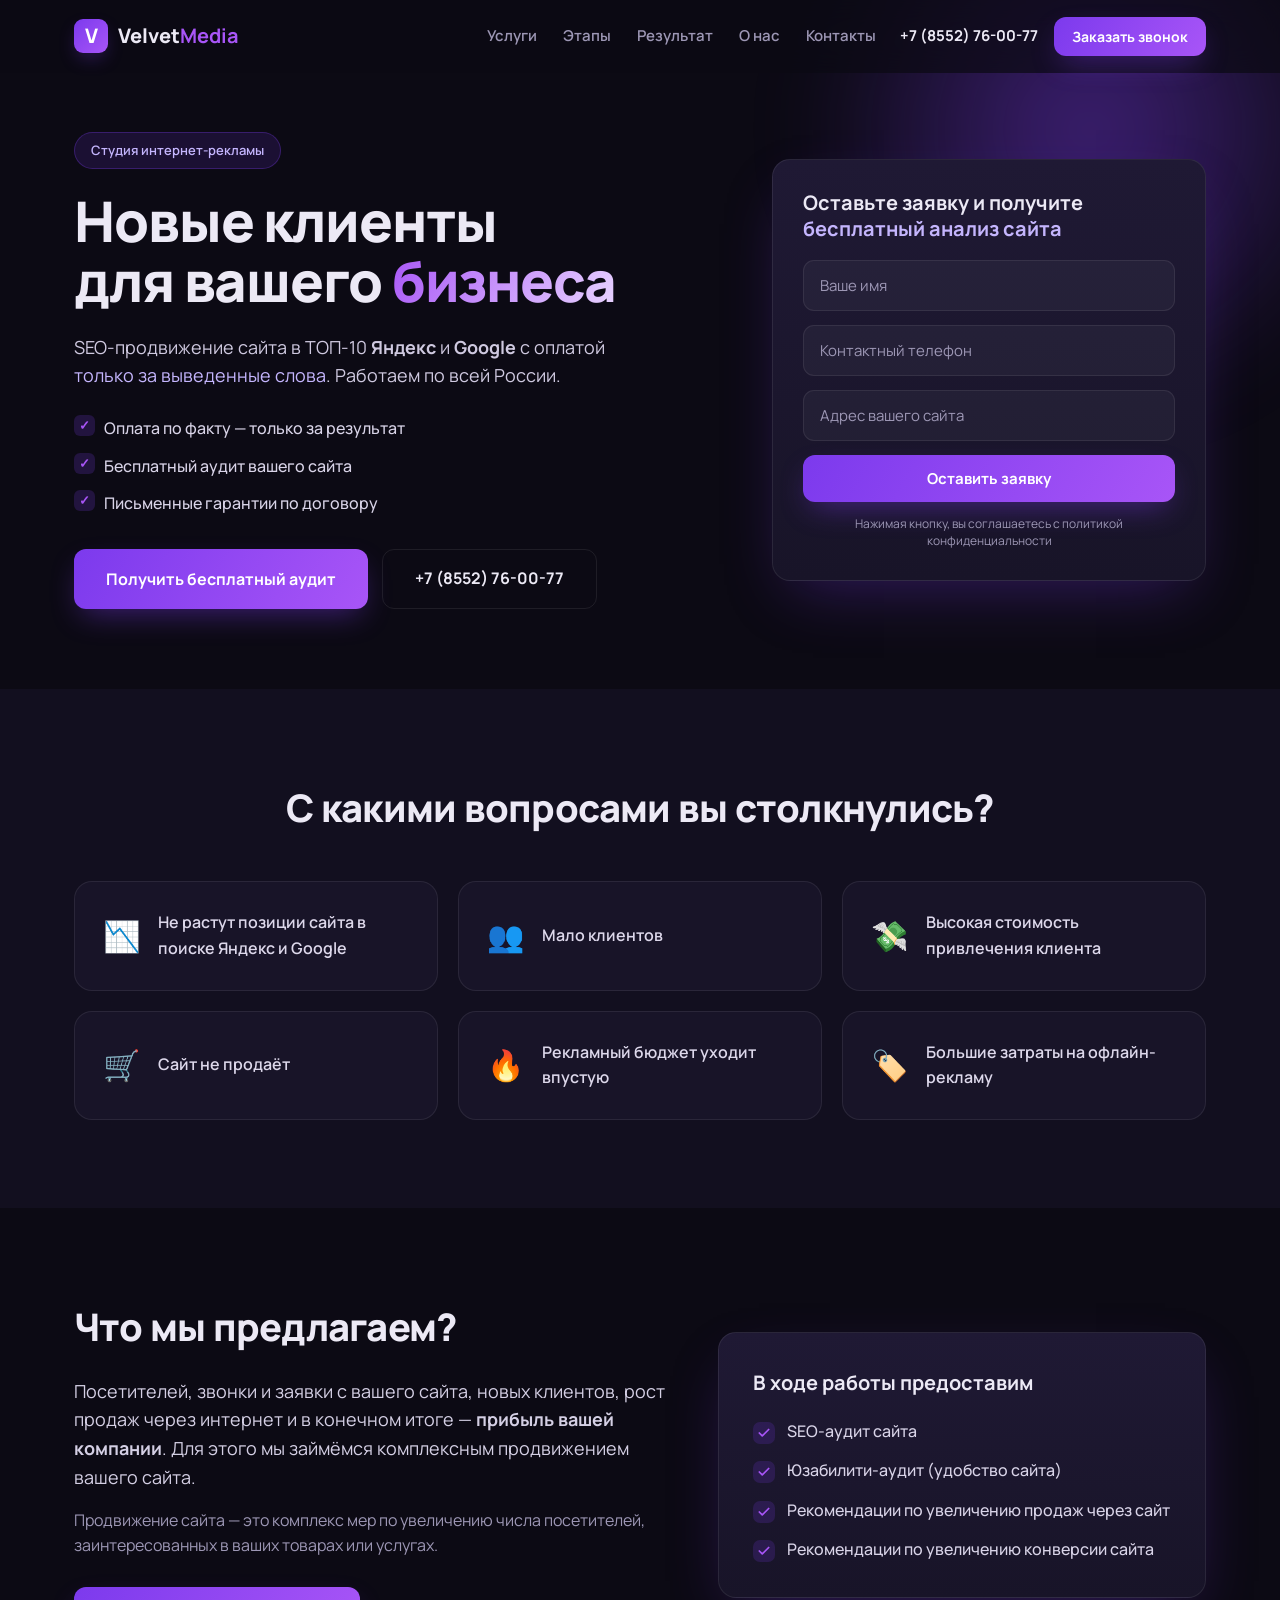
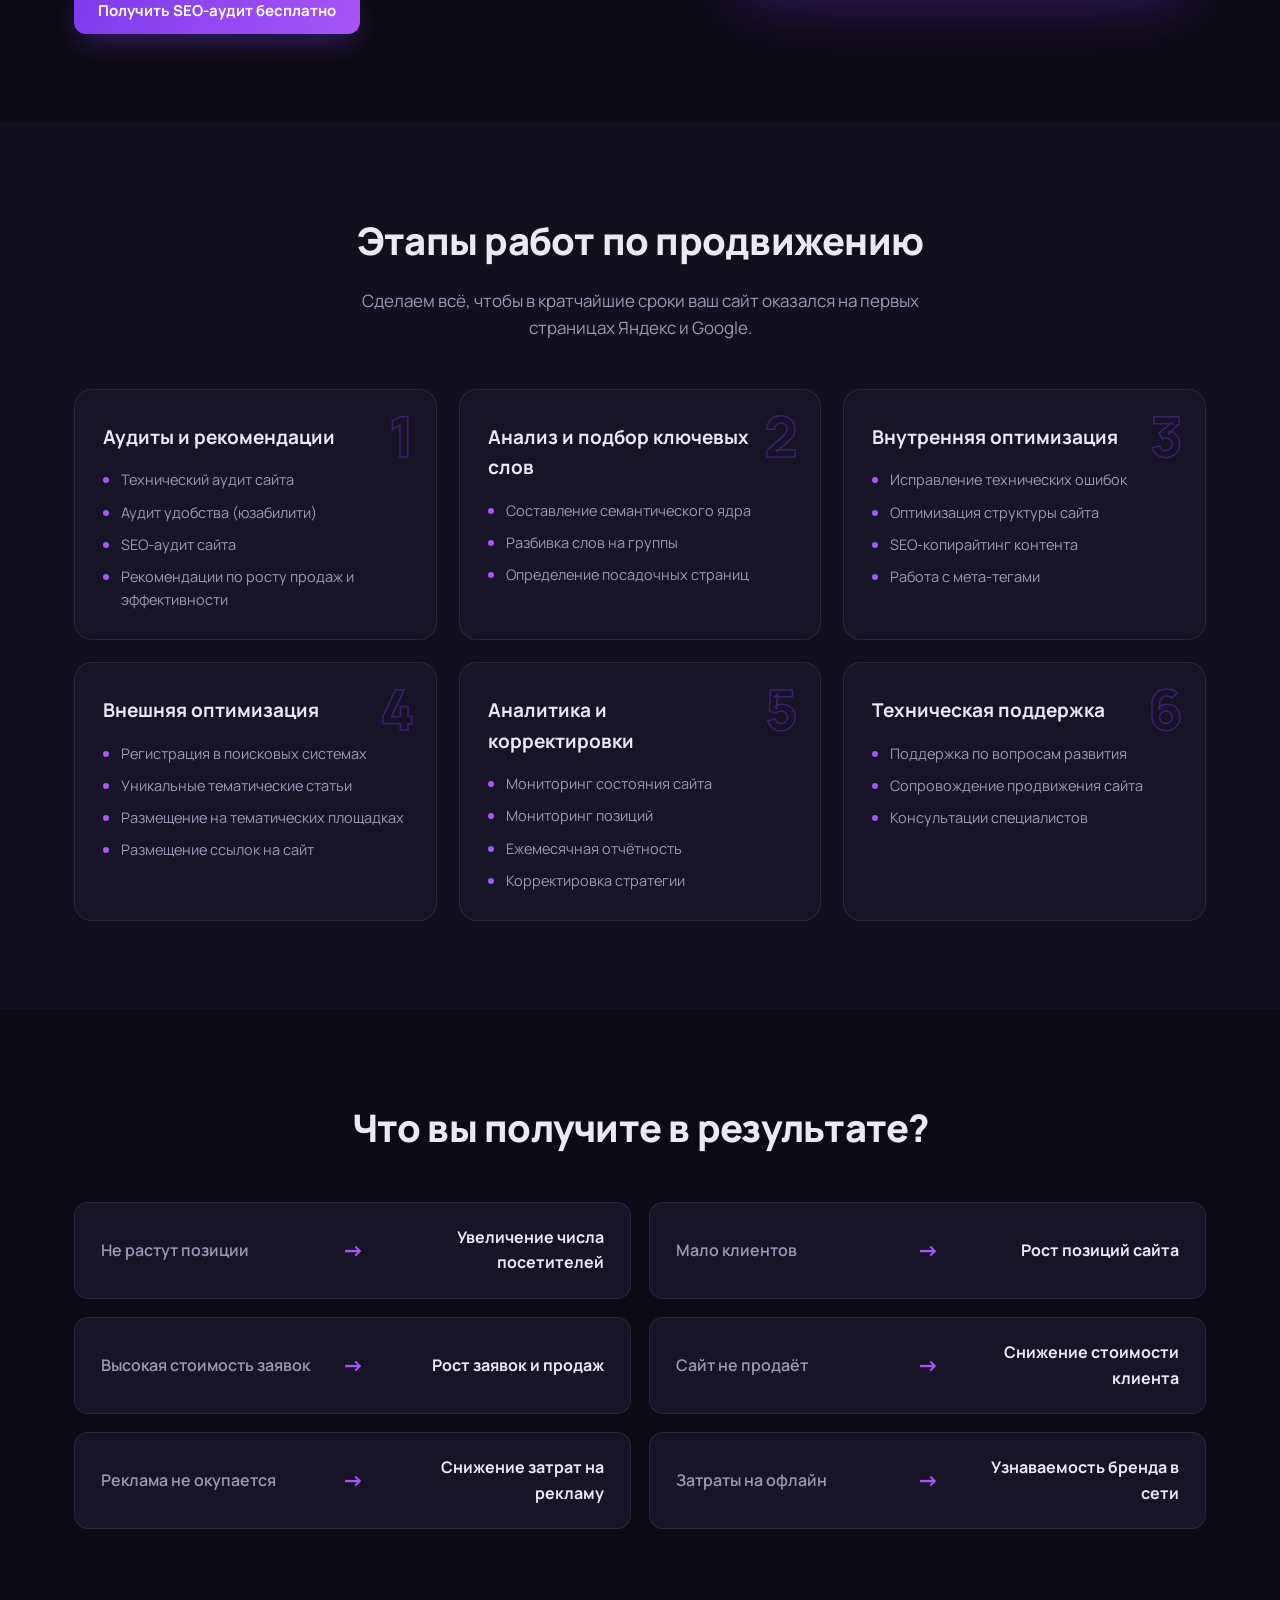
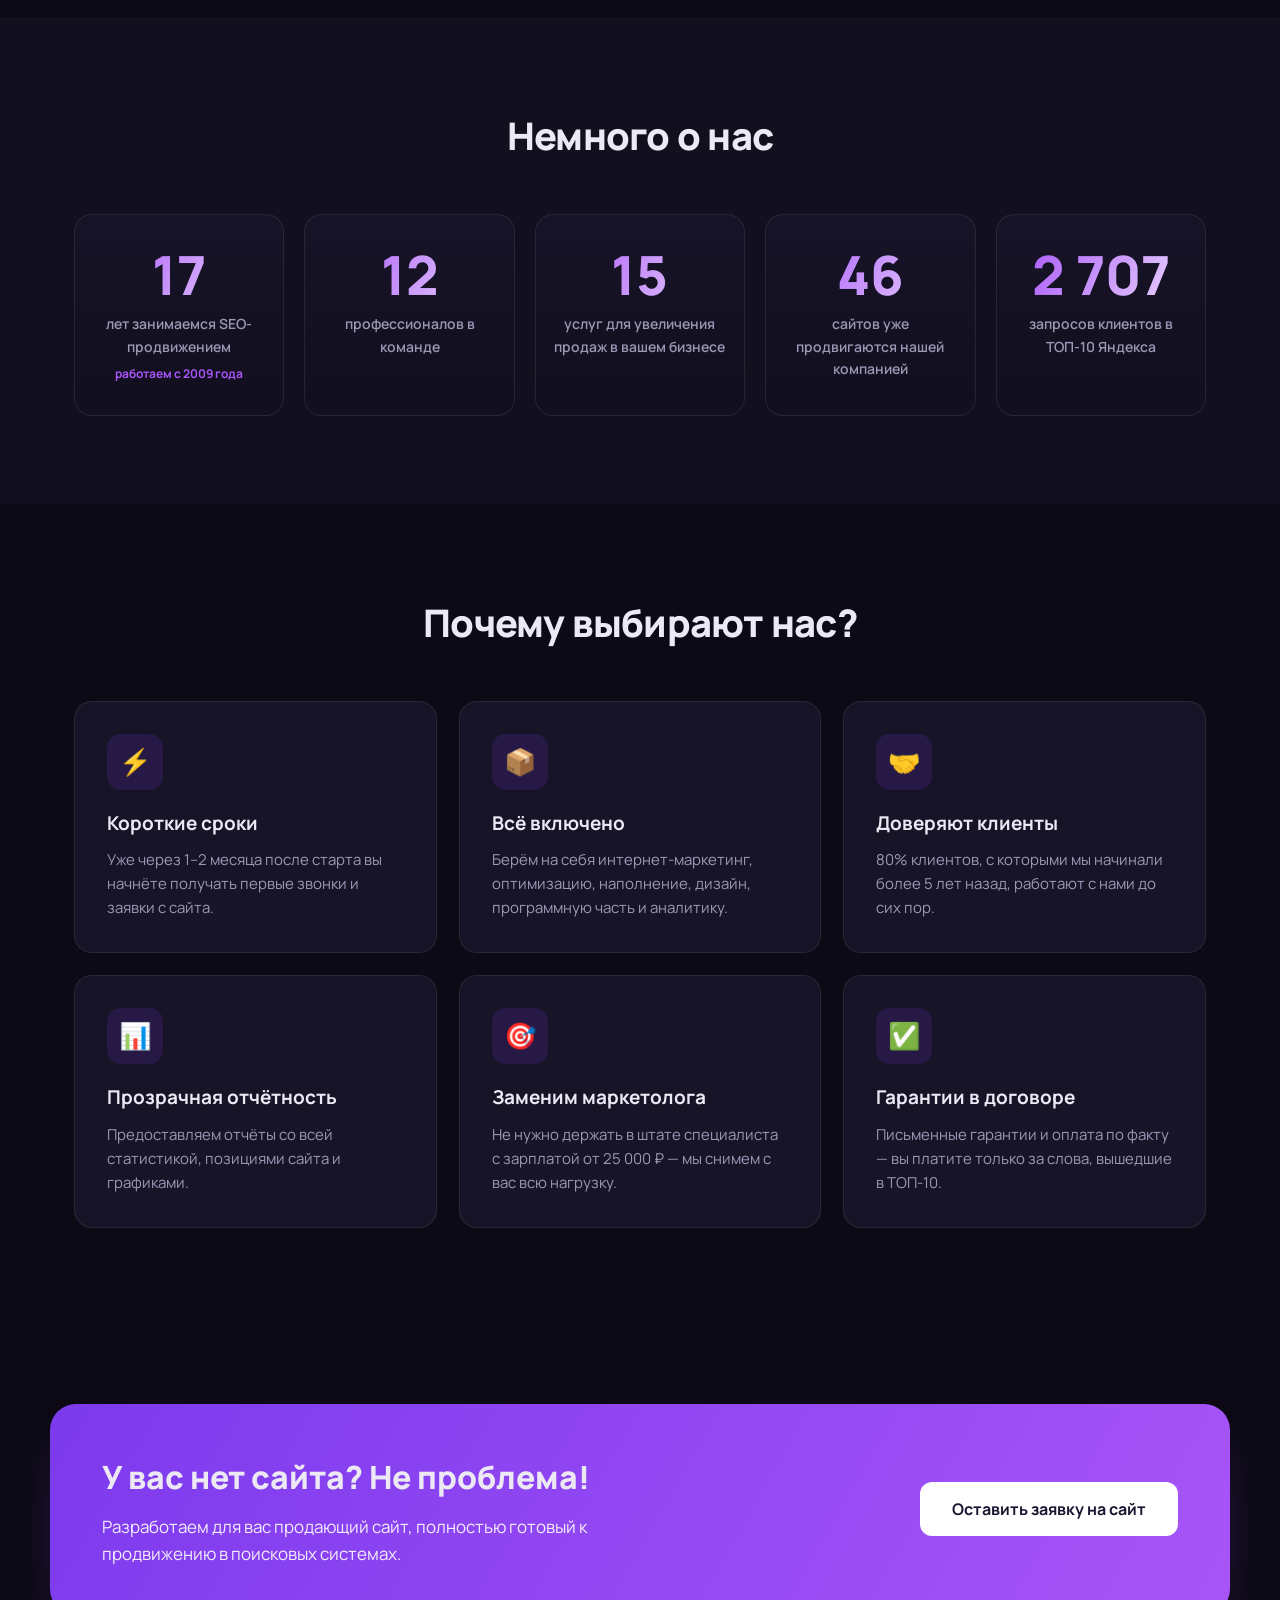
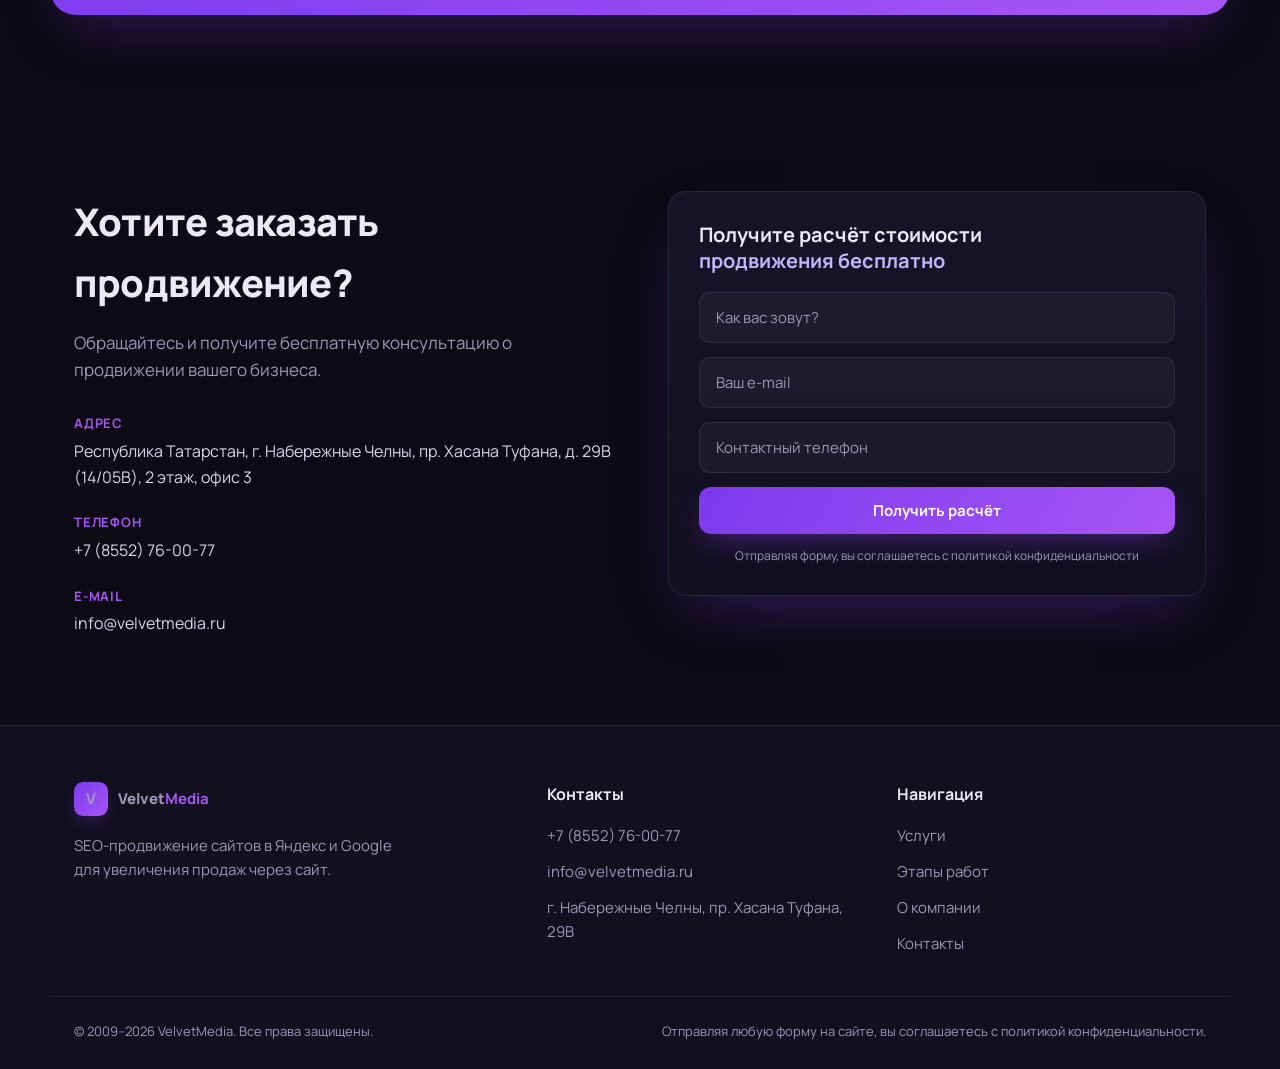
<file: index.html>
<!DOCTYPE html>
<html lang="ru">
<head>
  <meta charset="UTF-8" />
  <meta name="viewport" content="width=device-width, initial-scale=1.0" />
  <title>VelvetMedia — SEO-продвижение сайтов с оплатой за результат</title>
  <meta name="description" content="Студия интернет-рекламы VelvetMedia: SEO-продвижение сайтов в ТОП-10 Яндекс и Google с оплатой только за выведенные слова. Работаем по всей России с 2009 года." />
  <meta name="keywords" content="SEO продвижение, продвижение сайтов, раскрутка сайта, интернет-реклама, Набережные Челны, оплата за результат" />

  <!-- Open Graph -->
  <meta property="og:type" content="website" />
  <meta property="og:title" content="VelvetMedia — Новые клиенты для вашего бизнеса" />
  <meta property="og:description" content="SEO-продвижение сайтов в ТОП-10 Яндекс и Google. Оплата только за результат." />
  <meta property="og:locale" content="ru_RU" />

  <link rel="icon" href="data:image/svg+xml,%3Csvg xmlns='http://www.w3.org/2000/svg' viewBox='0 0 32 32'%3E%3Crect width='32' height='32' rx='7' fill='%237c3aed'/%3E%3Ctext x='16' y='22' font-family='Arial' font-size='18' font-weight='bold' fill='white' text-anchor='middle'%3EV%3C/text%3E%3C/svg%3E" />
  <link rel="preconnect" href="https://fonts.googleapis.com" />
  <link rel="preconnect" href="https://fonts.gstatic.com" crossorigin />
  <link href="https://fonts.googleapis.com/css2?family=Manrope:wght@400;500;600;700;800&display=swap" rel="stylesheet" />
  <link rel="stylesheet" href="styles.css" />
</head>
<body>

  <!-- ===== Header ===== -->
  <header class="header" id="header">
    <div class="container header__inner">
      <a href="#" class="logo">
        <span class="logo__mark">V</span>
        <span class="logo__text">Velvet<b>Media</b></span>
      </a>
      <nav class="nav">
        <a href="#services">Услуги</a>
        <a href="#stages">Этапы</a>
        <a href="#results">Результат</a>
        <a href="#why">О нас</a>
        <a href="#contacts">Контакты</a>
      </nav>
      <div class="header__cta">
        <a href="tel:+78552760077" class="header__phone">+7 (8552) 76-00-77</a>
        <button class="btn btn--primary btn--sm" data-modal-open>Заказать звонок</button>
      </div>
      <button class="burger" aria-label="Меню" id="burger"><span></span><span></span><span></span></button>
    </div>
  </header>

  <!-- ===== Hero ===== -->
  <section class="hero">
    <div class="hero__glow"></div>
    <div class="container hero__inner">
      <div class="hero__content reveal">
        <div class="badge">Студия интернет-рекламы</div>
        <h1 class="hero__title">Новые клиенты <br />для вашего <span class="grad">бизнеса</span></h1>
        <p class="hero__lead">
          SEO-продвижение сайта в ТОП-10 <b>Яндекс</b> и <b>Google</b>
          с оплатой <span class="accent">только за выведенные слова</span>.
          Работаем по всей России.
        </p>
        <ul class="hero__points">
          <li>Оплата по факту — только за результат</li>
          <li>Бесплатный аудит вашего сайта</li>
          <li>Письменные гарантии по договору</li>
        </ul>
        <div class="hero__actions">
          <button class="btn btn--primary btn--lg" data-modal-open>Получить бесплатный аудит</button>
          <a href="tel:+78552760077" class="btn btn--ghost btn--lg">+7 (8552) 76-00-77</a>
        </div>
      </div>

      <div class="hero__form reveal">
        <form class="lead-form" data-form="hero">
          <h3 class="lead-form__title">Оставьте заявку и получите<br /><span class="accent">бесплатный анализ сайта</span></h3>
          <input type="text" name="name" placeholder="Ваше имя" required />
          <input type="tel" name="phone" placeholder="Контактный телефон" required />
          <input type="text" name="site" placeholder="Адрес вашего сайта" />
          <button type="submit" class="btn btn--primary btn--block">Оставить заявку</button>
          <p class="lead-form__note">Нажимая кнопку, вы соглашаетесь с политикой конфиденциальности</p>
        </form>
      </div>
    </div>
  </section>

  <!-- ===== Problems ===== -->
  <section class="section problems" id="problems">
    <div class="container">
      <h2 class="section__title reveal">С какими вопросами вы столкнулись?</h2>
      <div class="problems__grid">
        <div class="problem reveal"><div class="problem__icon">📉</div><p>Не растут позиции сайта в поиске Яндекс и Google</p></div>
        <div class="problem reveal"><div class="problem__icon">👥</div><p>Мало клиентов</p></div>
        <div class="problem reveal"><div class="problem__icon">💸</div><p>Высокая стоимость привлечения клиента</p></div>
        <div class="problem reveal"><div class="problem__icon">🛒</div><p>Сайт не продаёт</p></div>
        <div class="problem reveal"><div class="problem__icon">🔥</div><p>Рекламный бюджет уходит впустую</p></div>
        <div class="problem reveal"><div class="problem__icon">🏷️</div><p>Большие затраты на офлайн-рекламу</p></div>
      </div>
    </div>
  </section>

  <!-- ===== Services / What we offer ===== -->
  <section class="section offer" id="services">
    <div class="container offer__inner">
      <div class="offer__text reveal">
        <h2 class="section__title section__title--left">Что мы предлагаем?</h2>
        <p class="offer__lead">
          Посетителей, звонки и заявки с вашего сайта, новых клиентов, рост продаж через
          интернет и в конечном итоге — <b>прибыль вашей компании</b>. Для этого мы займёмся
          комплексным продвижением вашего сайта.
        </p>
        <p class="offer__sub">
          Продвижение сайта — это комплекс мер по увеличению числа посетителей,
          заинтересованных в ваших товарах или услугах.
        </p>
        <button class="btn btn--primary" data-modal-open>Получить SEO-аудит бесплатно</button>
      </div>
      <div class="offer__card reveal">
        <h3>В ходе работы предоставим</h3>
        <ul class="check-list">
          <li>SEO-аудит сайта</li>
          <li>Юзабилити-аудит (удобство сайта)</li>
          <li>Рекомендации по увеличению продаж через сайт</li>
          <li>Рекомендации по увеличению конверсии сайта</li>
        </ul>
      </div>
    </div>
  </section>

  <!-- ===== Stages ===== -->
  <section class="section stages" id="stages">
    <div class="container">
      <h2 class="section__title reveal">Этапы работ по продвижению</h2>
      <p class="section__subtitle reveal">Сделаем всё, чтобы в кратчайшие сроки ваш сайт оказался на первых страницах Яндекс и Google.</p>
      <div class="stages__grid">
        <article class="stage reveal">
          <div class="stage__num">1</div>
          <h3>Аудиты и рекомендации</h3>
          <ul><li>Технический аудит сайта</li><li>Аудит удобства (юзабилити)</li><li>SEO-аудит сайта</li><li>Рекомендации по росту продаж и эффективности</li></ul>
        </article>
        <article class="stage reveal">
          <div class="stage__num">2</div>
          <h3>Анализ и подбор ключевых слов</h3>
          <ul><li>Составление семантического ядра</li><li>Разбивка слов на группы</li><li>Определение посадочных страниц</li></ul>
        </article>
        <article class="stage reveal">
          <div class="stage__num">3</div>
          <h3>Внутренняя оптимизация</h3>
          <ul><li>Исправление технических ошибок</li><li>Оптимизация структуры сайта</li><li>SEO-копирайтинг контента</li><li>Работа с мета-тегами</li></ul>
        </article>
        <article class="stage reveal">
          <div class="stage__num">4</div>
          <h3>Внешняя оптимизация</h3>
          <ul><li>Регистрация в поисковых системах</li><li>Уникальные тематические статьи</li><li>Размещение на тематических площадках</li><li>Размещение ссылок на сайт</li></ul>
        </article>
        <article class="stage reveal">
          <div class="stage__num">5</div>
          <h3>Аналитика и корректировки</h3>
          <ul><li>Мониторинг состояния сайта</li><li>Мониторинг позиций</li><li>Ежемесячная отчётность</li><li>Корректировка стратегии</li></ul>
        </article>
        <article class="stage reveal">
          <div class="stage__num">6</div>
          <h3>Техническая поддержка</h3>
          <ul><li>Поддержка по вопросам развития</li><li>Сопровождение продвижения сайта</li><li>Консультации специалистов</li></ul>
        </article>
      </div>
    </div>
  </section>

  <!-- ===== Results ===== -->
  <section class="section results" id="results">
    <div class="container">
      <h2 class="section__title reveal">Что вы получите в результате?</h2>
      <div class="results__grid">
        <div class="result reveal"><span class="result__from">Не растут позиции</span><span class="result__arrow">→</span><span class="result__to">Увеличение числа посетителей</span></div>
        <div class="result reveal"><span class="result__from">Мало клиентов</span><span class="result__arrow">→</span><span class="result__to">Рост позиций сайта</span></div>
        <div class="result reveal"><span class="result__from">Высокая стоимость заявок</span><span class="result__arrow">→</span><span class="result__to">Рост заявок и продаж</span></div>
        <div class="result reveal"><span class="result__from">Сайт не продаёт</span><span class="result__arrow">→</span><span class="result__to">Снижение стоимости клиента</span></div>
        <div class="result reveal"><span class="result__from">Реклама не окупается</span><span class="result__arrow">→</span><span class="result__to">Снижение затрат на рекламу</span></div>
        <div class="result reveal"><span class="result__from">Затраты на офлайн</span><span class="result__arrow">→</span><span class="result__to">Узнаваемость бренда в сети</span></div>
      </div>
    </div>
  </section>

  <!-- ===== Stats ===== -->
  <section class="section stats">
    <div class="container">
      <h2 class="section__title reveal">Немного о нас</h2>
      <div class="stats__grid">
        <div class="stat reveal"><div class="stat__num" data-count="17">17</div><div class="stat__label">лет занимаемся SEO-продвижением <span>работаем с 2009 года</span></div></div>
        <div class="stat reveal"><div class="stat__num" data-count="12">12</div><div class="stat__label">профессионалов в команде</div></div>
        <div class="stat reveal"><div class="stat__num" data-count="15">15</div><div class="stat__label">услуг для увеличения продаж в вашем бизнесе</div></div>
        <div class="stat reveal"><div class="stat__num" data-count="47">47</div><div class="stat__label">сайтов уже продвигаются нашей компанией</div></div>
        <div class="stat reveal"><div class="stat__num" data-count="2742">2742</div><div class="stat__label">запросов клиентов в ТОП-10 Яндекса</div></div>
      </div>
    </div>
  </section>

  <!-- ===== Why us ===== -->
  <section class="section why" id="why">
    <div class="container">
      <h2 class="section__title reveal">Почему выбирают нас?</h2>
      <div class="why__grid">
        <article class="advantage reveal"><div class="advantage__icon">⚡</div><h3>Короткие сроки</h3><p>Уже через 1–2 месяца после старта вы начнёте получать первые звонки и заявки с сайта.</p></article>
        <article class="advantage reveal"><div class="advantage__icon">📦</div><h3>Всё включено</h3><p>Берём на себя интернет-маркетинг, оптимизацию, наполнение, дизайн, программную часть и аналитику.</p></article>
        <article class="advantage reveal"><div class="advantage__icon">🤝</div><h3>Доверяют клиенты</h3><p>80% клиентов, с которыми мы начинали более 5 лет назад, работают с нами до сих пор.</p></article>
        <article class="advantage reveal"><div class="advantage__icon">📊</div><h3>Прозрачная отчётность</h3><p>Предоставляем отчёты со всей статистикой, позициями сайта и графиками.</p></article>
        <article class="advantage reveal"><div class="advantage__icon">🎯</div><h3>Заменим маркетолога</h3><p>Не нужно держать в штате специалиста с зарплатой от 25 000 ₽ — мы снимем с вас всю нагрузку.</p></article>
        <article class="advantage reveal"><div class="advantage__icon">✅</div><h3>Гарантии в договоре</h3><p>Письменные гарантии и оплата по факту — вы платите только за слова, вышедшие в ТОП-10.</p></article>
      </div>
    </div>
  </section>

  <!-- ===== CTA: No site ===== -->
  <section class="section cta-band">
    <div class="container cta-band__inner reveal">
      <div>
        <h2>У вас нет сайта? Не проблема!</h2>
        <p>Разработаем для вас продающий сайт, полностью готовый к продвижению в поисковых системах.</p>
      </div>
      <button class="btn btn--light btn--lg" data-modal-open data-subject="Заявка на разработку сайта">Оставить заявку на сайт</button>
    </div>
  </section>

  <!-- ===== Contacts ===== -->
  <section class="section contacts" id="contacts">
    <div class="container contacts__inner">
      <div class="contacts__info reveal">
        <h2 class="section__title section__title--left">Хотите заказать продвижение?</h2>
        <p class="contacts__lead">Обращайтесь и получите бесплатную консультацию о продвижении вашего бизнеса.</p>
        <ul class="contacts__list">
          <li><span>Адрес</span>Республика Татарстан, г. Набережные Челны, пр. Хасана Туфана, д. 29В (14/05В), 2 этаж, офис 3</li>
          <li><span>Телефон</span><a href="tel:+78552760077">+7 (8552) 76-00-77</a></li>
          <li><span>E-mail</span><a href="mailto:info@velvetmedia.ru">info@velvetmedia.ru</a></li>
        </ul>
      </div>
      <div class="contacts__form reveal">
        <form class="lead-form lead-form--dark" data-form="contacts">
          <h3 class="lead-form__title">Получите расчёт стоимости<br /><span class="accent">продвижения бесплатно</span></h3>
          <input type="text" name="name" placeholder="Как вас зовут?" required />
          <input type="email" name="email" placeholder="Ваш e-mail" required />
          <input type="tel" name="phone" placeholder="Контактный телефон" required />
          <button type="submit" class="btn btn--primary btn--block">Получить расчёт</button>
          <p class="lead-form__note">Отправляя форму, вы соглашаетесь с политикой конфиденциальности</p>
        </form>
      </div>
    </div>
  </section>

  <!-- ===== Footer ===== -->
  <footer class="footer">
    <div class="container footer__inner">
      <div class="footer__col">
        <a href="#" class="logo logo--footer"><span class="logo__mark">V</span><span class="logo__text">Velvet<b>Media</b></span></a>
        <p>SEO-продвижение сайтов в Яндекс и Google для увеличения продаж через сайт.</p>
      </div>
      <div class="footer__col">
        <h4>Контакты</h4>
        <a href="tel:+78552760077">+7 (8552) 76-00-77</a>
        <a href="mailto:info@velvetmedia.ru">info@velvetmedia.ru</a>
        <span>г. Набережные Челны, пр. Хасана Туфана, 29В</span>
      </div>
      <div class="footer__col">
        <h4>Навигация</h4>
        <a href="#services">Услуги</a>
        <a href="#stages">Этапы работ</a>
        <a href="#why">О компании</a>
        <a href="#contacts">Контакты</a>
      </div>
    </div>
    <div class="container footer__bottom">
      <span>© 2009–2026 VelvetMedia. Все права защищены.</span>
      <span>Отправляя любую форму на сайте, вы соглашаетесь с политикой конфиденциальности.</span>
    </div>
  </footer>

  <!-- ===== Modal ===== -->
  <div class="modal" id="modal" hidden>
    <div class="modal__overlay" data-modal-close></div>
    <div class="modal__box">
      <button class="modal__close" data-modal-close aria-label="Закрыть">×</button>
      <form class="lead-form" data-form="modal">
        <h3 class="lead-form__title" id="modal-title">Закажите бесплатную консультацию</h3>
        <input type="text" name="name" placeholder="Ваше имя" required />
        <input type="tel" name="phone" placeholder="Контактный телефон" required />
        <button type="submit" class="btn btn--primary btn--block">Отправить заявку</button>
        <p class="lead-form__note">Нажимая кнопку, вы соглашаетесь с политикой конфиденциальности</p>
      </form>
    </div>
  </div>

  <!-- ===== Toast ===== -->
  <div class="toast" id="toast" hidden>Заявка отправлена! Мы свяжемся с вами в ближайшее время.</div>

  <a href="tel:+78552760077" class="float-call" aria-label="Позвонить">📞</a>

  <script src="script.js"></script>
</body>
</html>
</file>
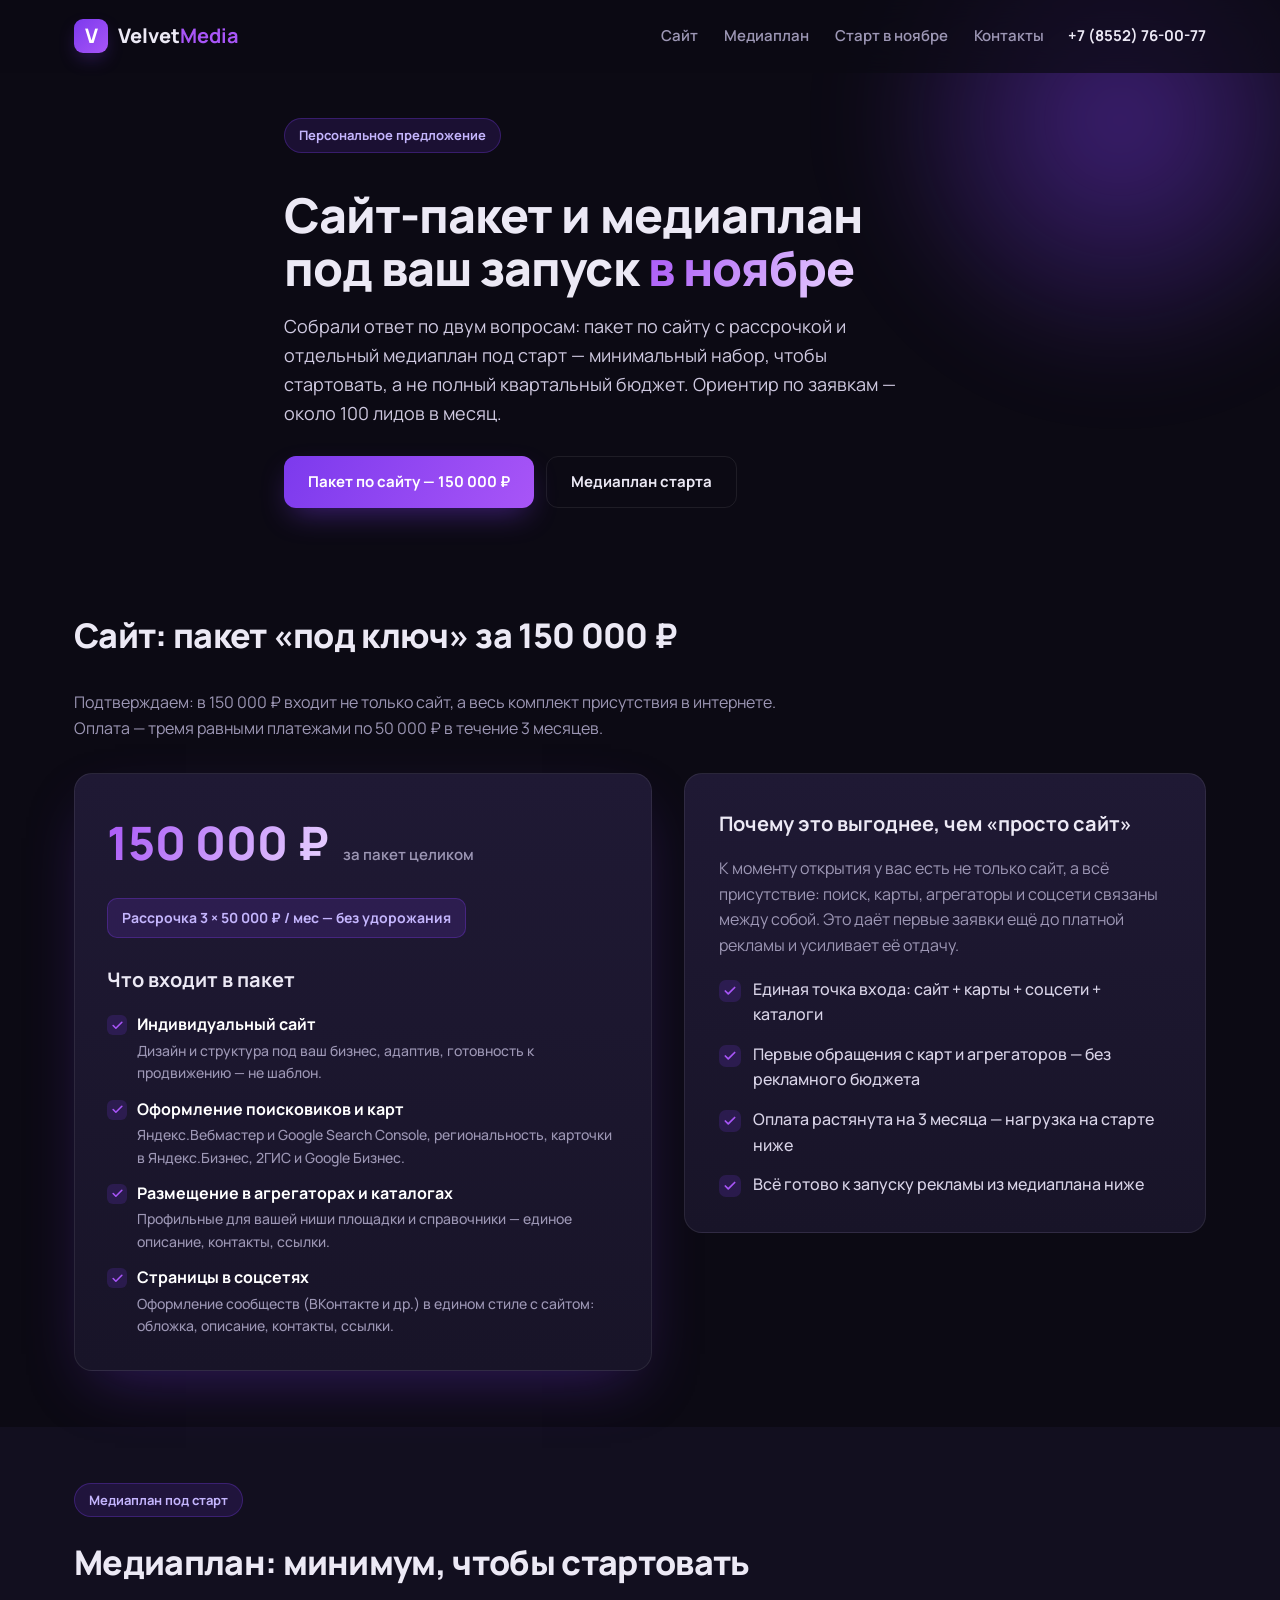
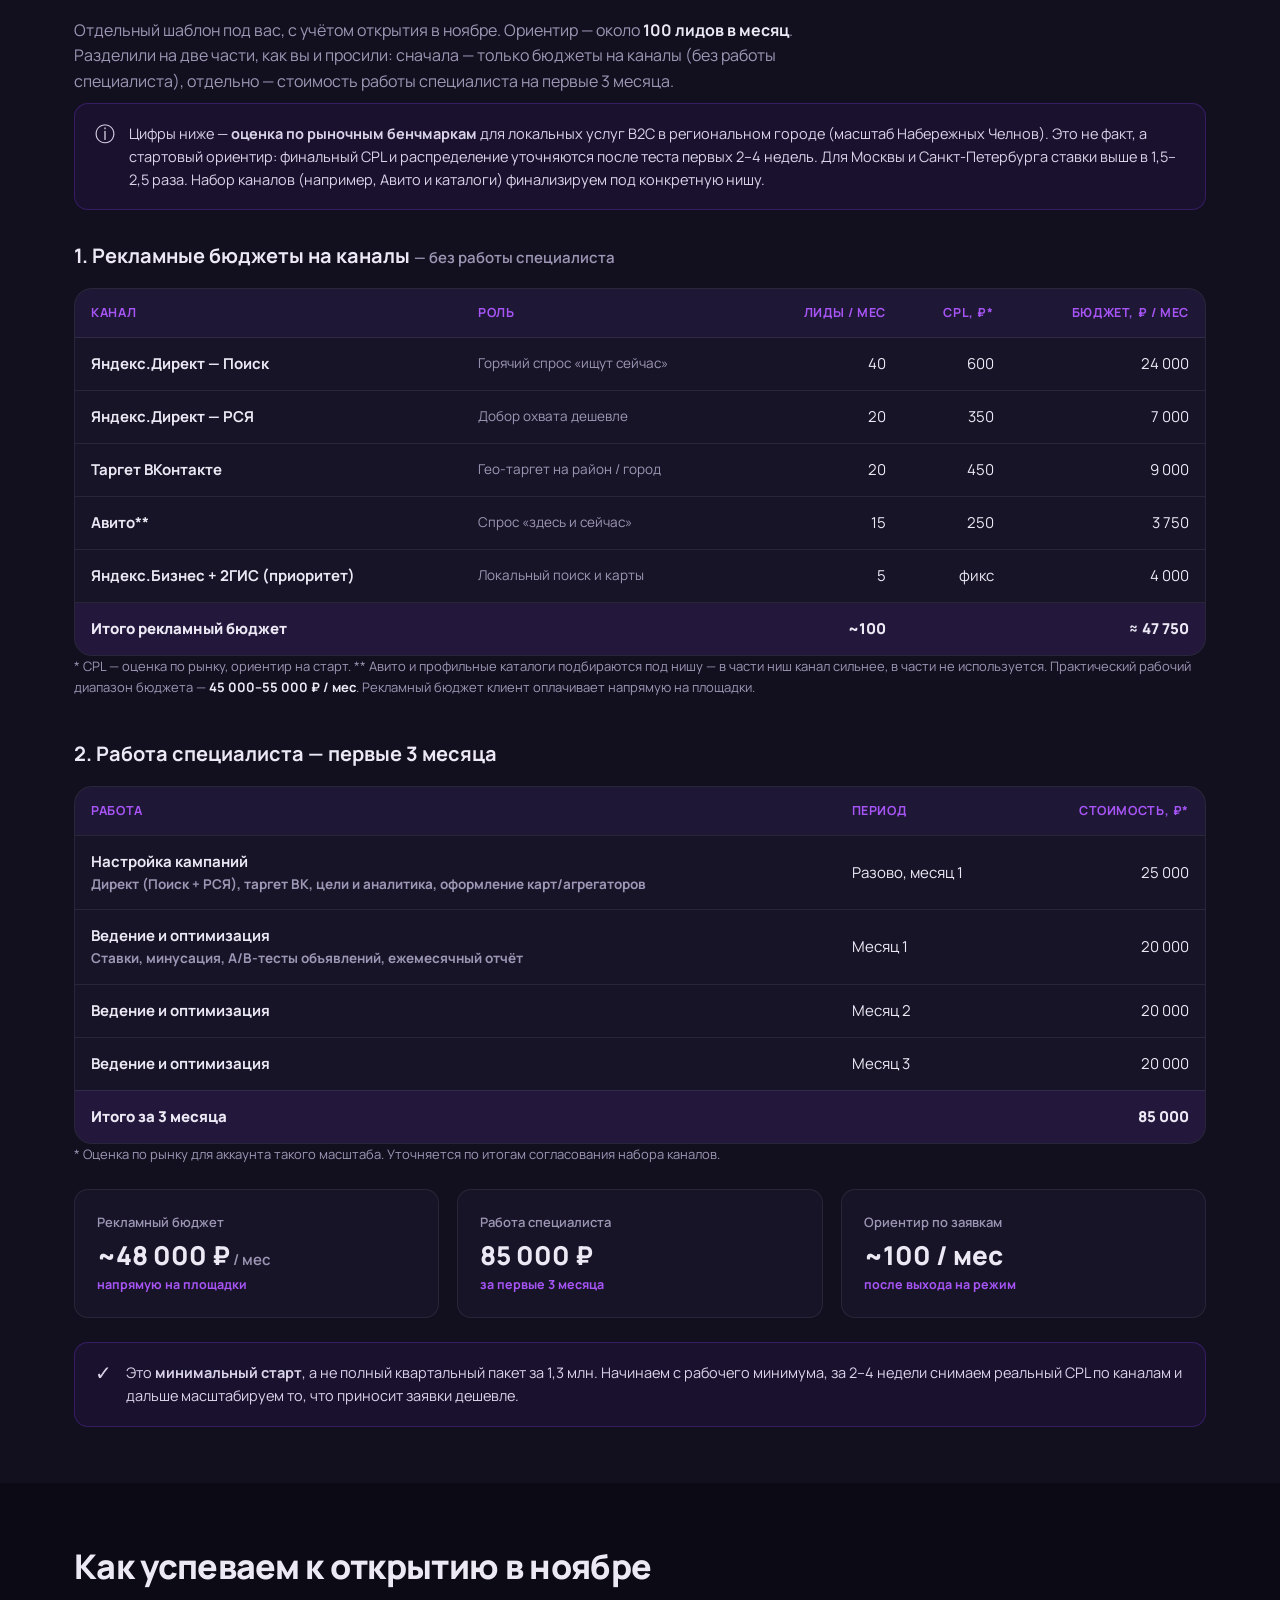
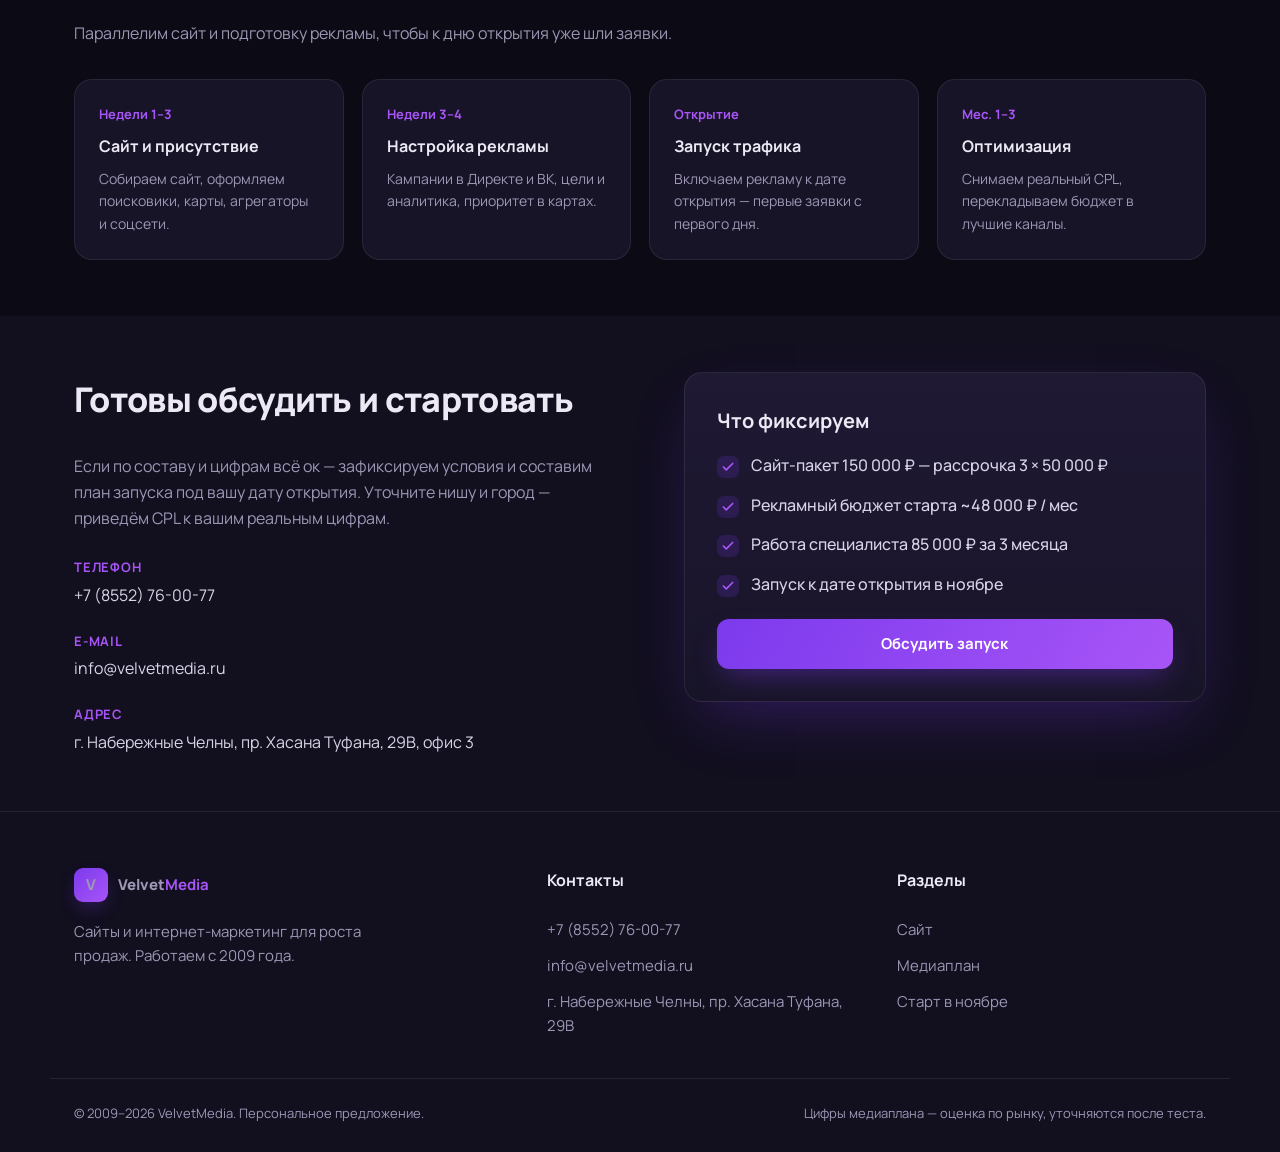
<file: predlozhenie.html>
<!DOCTYPE html>
<html lang="ru">
<head>
  <meta charset="UTF-8" />
  <meta name="viewport" content="width=device-width, initial-scale=1.0" />
  <title>VelvetMedia — персональное предложение: сайт + медиаплан под запуск в ноябре</title>
  <meta name="description" content="Персональное предложение VelvetMedia: пакет по сайту 150 000 ₽ с рассрочкой 3×50 000 ₽ и медиаплан-шаблон для старта в ноябре с ориентиром ~100 лидов." />
  <meta name="robots" content="noindex, nofollow" />

  <link rel="icon" href="data:image/svg+xml,%3Csvg xmlns='http://www.w3.org/2000/svg' viewBox='0 0 32 32'%3E%3Crect width='32' height='32' rx='7' fill='%237c3aed'/%3E%3Ctext x='16' y='22' font-family='Arial' font-size='18' font-weight='bold' fill='white' text-anchor='middle'%3EV%3C/text%3E%3C/svg%3E" />
  <link rel="preconnect" href="https://fonts.googleapis.com" />
  <link rel="preconnect" href="https://fonts.gstatic.com" crossorigin />
  <link href="https://fonts.googleapis.com/css2?family=Manrope:wght@400;500;600;700;800&display=swap" rel="stylesheet" />
  <link rel="stylesheet" href="styles.css" />

  <style>
    /* ===== Proposal-specific (единые отступы заголовков по всей странице) ===== */
    .prop h2 { font-size: clamp(24px, 3.2vw, 34px); font-weight: 800; letter-spacing: -.02em; margin: 0 0 28px; }
    .prop h3 { font-size: 20px; font-weight: 700; margin: 0 0 16px; }
    .prop h4 { font-size: 16px; font-weight: 700; margin: 0 0 12px; }
    .prop p  { margin: 0 0 14px; }
    .prop p:last-child { margin-bottom: 0; }

    .prop-hero { padding: 118px 0 44px; position: relative; overflow: hidden; }
    .prop-hero__glow { position: absolute; top: -160px; right: -120px; width: 560px; height: 560px;
      background: radial-gradient(circle, var(--violet-glow), transparent 65%); filter: blur(40px); z-index: 0; }
    .prop-hero__in { position: relative; z-index: 1; max-width: 760px; }
    .prop-hero h1 { font-size: clamp(30px, 4.6vw, 48px); line-height: 1.1; font-weight: 800; letter-spacing: -.02em; margin: 18px 0 18px; }
    .prop-hero p { font-size: 18px; color: #cfc9e0; max-width: 620px; }

    .anchor-row { display: flex; gap: 12px; flex-wrap: wrap; margin-top: 28px; }

    .block { padding: 56px 0; }
    .block--alt { background: var(--bg-2); }

    .kicker { display: inline-block; padding: 6px 14px; border-radius: 999px; font-size: 13px; font-weight: 700;
      color: var(--accent); background: rgba(124, 58, 237, .14); border: 1px solid rgba(124, 58, 237, .3); margin-bottom: 18px; }

    /* Price card */
    .price-card { background: linear-gradient(180deg, var(--bg-card-2), var(--bg-card)); border: 1px solid var(--line);
      border-radius: var(--radius); padding: 32px; box-shadow: var(--shadow); }
    .price-card__top { display: flex; align-items: baseline; gap: 14px; flex-wrap: wrap; margin-bottom: 6px; }
    .price-card__sum { font-size: clamp(34px, 5vw, 46px); font-weight: 800;
      background: linear-gradient(120deg, var(--violet-2), #e9d5ff); -webkit-background-clip: text; background-clip: text; color: transparent; }
    .price-card__pay { font-size: 15px; color: var(--muted); font-weight: 600; }
    .pill { display: inline-flex; align-items: center; gap: 8px; padding: 8px 14px; border-radius: 10px;
      background: rgba(124, 58, 237, .16); border: 1px solid rgba(124, 58, 237, .32); color: var(--accent);
      font-weight: 700; font-size: 14px; margin-top: 12px; }

    .grid-2 { display: grid; grid-template-columns: 1.05fr .95fr; gap: 32px; align-items: start; }
    .grid-2--rev { grid-template-columns: .95fr 1.05fr; }

    /* Table */
    .table-wrap { border: 1px solid var(--line); border-radius: var(--radius); overflow-x: auto; background: var(--bg-card); }
    table.mp { width: 100%; min-width: 500px; border-collapse: collapse; font-size: 15px; }
    table.mp th, table.mp td { padding: 14px 16px; text-align: left; border-bottom: 1px solid var(--line); }
    table.mp th { font-size: 12.5px; text-transform: uppercase; letter-spacing: .05em; color: var(--violet-2);
      font-weight: 700; background: rgba(124, 58, 237, .07); }
    table.mp td.num, table.mp th.num { text-align: right; white-space: nowrap; }
    table.mp tr:last-child td { border-bottom: none; }
    table.mp .row-total td { font-weight: 800; background: rgba(124, 58, 237, .10); border-top: 1px solid rgba(124,58,237,.3); }
    table.mp .ch { font-weight: 700; color: var(--text); }
    table.mp .role { color: var(--muted); font-size: 13.5px; }

    .totals { display: grid; grid-template-columns: repeat(3, 1fr); gap: 18px; margin-top: 24px; }
    .total-box { background: var(--bg-card); border: 1px solid var(--line); border-radius: 14px; padding: 22px; }
    .total-box .lbl { font-size: 13px; color: var(--muted); font-weight: 600; margin-bottom: 8px; }
    .total-box .val { font-size: 26px; font-weight: 800; color: var(--text); line-height: 1.1; }
    .total-box .sub { font-size: 12.5px; color: var(--violet-2); font-weight: 700; margin-top: 6px; }

    /* Notice / disclaimer */
    .notice { display: flex; gap: 14px; background: rgba(124, 58, 237, .08); border: 1px solid rgba(124, 58, 237, .28);
      border-radius: 14px; padding: 18px 20px; color: #d9d4e8; font-size: 14.5px; }
    .notice__ic { font-size: 20px; line-height: 1.2; flex-shrink: 0; }

    /* Timeline */
    .timeline { display: grid; grid-template-columns: repeat(4, 1fr); gap: 18px; margin-top: 8px; }
    .tl { background: var(--bg-card); border: 1px solid var(--line); border-radius: var(--radius); padding: 24px; }
    .tl__step { font-size: 13px; font-weight: 700; color: var(--violet-2); margin-bottom: 10px; }
    .tl h4 { margin-bottom: 8px; }
    .tl p { color: var(--muted); font-size: 14px; }

    .mini-list { list-style: none; display: grid; gap: 12px; margin: 6px 0 0; }
    .mini-list li { position: relative; padding-left: 30px; color: #d9d4e8; font-weight: 500; }
    .mini-list li::before { content: ""; position: absolute; left: 0; top: 3px; width: 20px; height: 20px;
      background: rgba(124, 58, 237, .18) url("data:image/svg+xml,%3Csvg xmlns='http://www.w3.org/2000/svg' width='13' height='13' viewBox='0 0 24 24' fill='none' stroke='%23a855f7' stroke-width='3' stroke-linecap='round' stroke-linejoin='round'%3E%3Cpolyline points='20 6 9 17 4 12'/%3E%3C/svg%3E") center/13px no-repeat;
      border-radius: 6px; }
    .mini-list li b { color: #fff; }
    .mini-list li span { display: block; color: var(--muted); font-weight: 500; font-size: 14px; margin-top: 2px; }

    .foot-note { color: var(--muted); font-size: 13px; margin-top: 16px; }

    @media (max-width: 900px) {
      .grid-2, .grid-2--rev { grid-template-columns: 1fr; }
      .totals { grid-template-columns: 1fr; }
      .timeline { grid-template-columns: repeat(2, 1fr); }
    }
    @media (max-width: 640px) {
      .timeline { grid-template-columns: 1fr; }
      table.mp th, table.mp td { padding: 11px 12px; font-size: 14px; }
    }
  </style>
</head>
<body class="prop">

  <!-- ===== Header ===== -->
  <header class="header" id="header">
    <div class="container header__inner">
      <a href="index.html" class="logo">
        <span class="logo__mark">V</span>
        <span class="logo__text">Velvet<b>Media</b></span>
      </a>
      <nav class="nav">
        <a href="#site">Сайт</a>
        <a href="#mediaplan">Медиаплан</a>
        <a href="#timeline">Старт в ноябре</a>
        <a href="#contacts">Контакты</a>
      </nav>
      <div class="header__cta">
        <a href="tel:+78552760077" class="header__phone">+7 (8552) 76-00-77</a>
      </div>
      <button class="burger" aria-label="Меню" id="burger"><span></span><span></span><span></span></button>
    </div>
  </header>

  <!-- ===== Hero ===== -->
  <section class="prop-hero">
    <div class="prop-hero__glow"></div>
    <div class="container prop-hero__in reveal">
      <span class="kicker">Персональное предложение</span>
      <h1>Сайт-пакет и медиаплан<br />под ваш запуск <span class="grad">в ноябре</span></h1>
      <p>
        Собрали ответ по двум вопросам: пакет по сайту с рассрочкой и отдельный
        медиаплан под старт — минимальный набор, чтобы стартовать, а не полный квартальный
        бюджет. Ориентир по заявкам — около 100 лидов в месяц.
      </p>
      <div class="anchor-row">
        <a href="#site" class="btn btn--primary">Пакет по сайту — 150 000 ₽</a>
        <a href="#mediaplan" class="btn btn--ghost">Медиаплан старта</a>
      </div>
    </div>
  </section>

  <!-- ===== Site package ===== -->
  <section class="block" id="site">
    <div class="container">
      <div class="reveal">
        <h2>Сайт: пакет «под ключ» за 150 000 ₽</h2>
        <p style="color:var(--muted); max-width:720px;">
          Подтверждаем: в 150 000 ₽ входит не только сайт, а весь комплект присутствия
          в интернете. Оплата — тремя равными платежами по 50 000 ₽ в течение 3 месяцев.
        </p>
      </div>

      <div class="grid-2" style="margin-top:32px;">
        <div class="price-card reveal">
          <div class="price-card__top">
            <span class="price-card__sum">150 000 ₽</span>
            <span class="price-card__pay">за пакет целиком</span>
          </div>
          <span class="pill">Рассрочка 3 × 50 000 ₽ / мес — без удорожания</span>

          <div style="margin-top:26px;">
            <h3>Что входит в пакет</h3>
            <ul class="mini-list">
              <li>
                <b>Индивидуальный сайт</b>
                <span>Дизайн и структура под ваш бизнес, адаптив, готовность к продвижению — не шаблон.</span>
              </li>
              <li>
                <b>Оформление поисковиков и карт</b>
                <span>Яндекс.Вебмастер и Google Search Console, региональность, карточки в Яндекс.Бизнес, 2ГИС и Google Бизнес.</span>
              </li>
              <li>
                <b>Размещение в агрегаторах и каталогах</b>
                <span>Профильные для вашей ниши площадки и справочники — единое описание, контакты, ссылки.</span>
              </li>
              <li>
                <b>Страницы в соцсетях</b>
                <span>Оформление сообществ (ВКонтакте и др.) в едином стиле с сайтом: обложка, описание, контакты, ссылки.</span>
              </li>
            </ul>
          </div>
        </div>

        <div class="reveal">
          <div class="offer__card" style="box-shadow:none;">
            <h3>Почему это выгоднее, чем «просто сайт»</h3>
            <p style="color:var(--muted);">
              К моменту открытия у вас есть не только сайт, а всё присутствие: поиск,
              карты, агрегаторы и соцсети связаны между собой. Это даёт первые заявки
              ещё до платной рекламы и усиливает её отдачу.
            </p>
            <ul class="check-list" style="margin-top:18px;">
              <li>Единая точка входа: сайт + карты + соцсети + каталоги</li>
              <li>Первые обращения с карт и агрегаторов — без рекламного бюджета</li>
              <li>Оплата растянута на 3 месяца — нагрузка на старте ниже</li>
              <li>Всё готово к запуску рекламы из медиаплана ниже</li>
            </ul>
          </div>
        </div>
      </div>
    </div>
  </section>

  <!-- ===== Media plan ===== -->
  <section class="block block--alt" id="mediaplan">
    <div class="container">
      <div class="reveal">
        <span class="kicker">Медиаплан под старт</span>
        <h2>Медиаплан: минимум, чтобы стартовать</h2>
        <p style="color:var(--muted); max-width:760px;">
          Отдельный шаблон под вас, с учётом открытия в ноябре. Ориентир — около
          <b style="color:var(--text)">100 лидов в месяц</b>. Разделили на две части, как вы и просили:
          сначала — только бюджеты на каналы (без работы специалиста), отдельно — стоимость работы
          специалиста на первые 3 месяца.
        </p>
      </div>

      <div class="notice reveal" style="margin:8px 0 30px;">
        <span class="notice__ic">ⓘ</span>
        <div>
          Цифры ниже — <b>оценка по рыночным бенчмаркам</b> для локальных услуг B2C в
          региональном городе (масштаб Набережных Челнов). Это не факт, а стартовый ориентир:
          финальный CPL и распределение уточняются после теста первых 2–4 недель. Для Москвы и
          Санкт-Петербурга ставки выше в 1,5–2,5 раза. Набор каналов (например, Авито и каталоги)
          финализируем под конкретную нишу.
        </div>
      </div>

      <!-- Table A: channel budgets -->
      <div class="reveal">
        <h3>1. Рекламные бюджеты на каналы <span style="color:var(--muted); font-weight:600; font-size:15px;">— без работы специалиста</span></h3>
        <div class="table-wrap">
          <table class="mp">
            <thead>
              <tr>
                <th>Канал</th>
                <th>Роль</th>
                <th class="num">Лиды / мес</th>
                <th class="num">CPL, ₽*</th>
                <th class="num">Бюджет, ₽ / мес</th>
              </tr>
            </thead>
            <tbody>
              <tr>
                <td class="ch">Яндекс.Директ — Поиск</td>
                <td class="role">Горячий спрос «ищут сейчас»</td>
                <td class="num">40</td>
                <td class="num">600</td>
                <td class="num">24 000</td>
              </tr>
              <tr>
                <td class="ch">Яндекс.Директ — РСЯ</td>
                <td class="role">Добор охвата дешевле</td>
                <td class="num">20</td>
                <td class="num">350</td>
                <td class="num">7 000</td>
              </tr>
              <tr>
                <td class="ch">Таргет ВКонтакте</td>
                <td class="role">Гео-таргет на район / город</td>
                <td class="num">20</td>
                <td class="num">450</td>
                <td class="num">9 000</td>
              </tr>
              <tr>
                <td class="ch">Авито**</td>
                <td class="role">Спрос «здесь и сейчас»</td>
                <td class="num">15</td>
                <td class="num">250</td>
                <td class="num">3 750</td>
              </tr>
              <tr>
                <td class="ch">Яндекс.Бизнес + 2ГИС (приоритет)</td>
                <td class="role">Локальный поиск и карты</td>
                <td class="num">5</td>
                <td class="num">фикс</td>
                <td class="num">4 000</td>
              </tr>
              <tr class="row-total">
                <td>Итого рекламный бюджет</td>
                <td></td>
                <td class="num">~100</td>
                <td class="num"></td>
                <td class="num">≈ 47 750</td>
              </tr>
            </tbody>
          </table>
        </div>
        <p class="foot-note">
          * CPL — оценка по рынку, ориентир на старт. ** Авито и профильные каталоги подбираются под нишу —
          в части ниш канал сильнее, в части не используется. Практический рабочий диапазон бюджета —
          <b style="color:var(--text)">45 000–55 000 ₽ / мес</b>. Рекламный бюджет клиент оплачивает
          напрямую на площадки.
        </p>
      </div>

      <!-- Table B: specialist -->
      <div class="reveal" style="margin-top:40px;">
        <h3>2. Работа специалиста — первые 3 месяца</h3>
        <div class="table-wrap">
          <table class="mp">
            <thead>
              <tr>
                <th>Работа</th>
                <th>Период</th>
                <th class="num">Стоимость, ₽*</th>
              </tr>
            </thead>
            <tbody>
              <tr>
                <td class="ch">Настройка кампаний<span class="role" style="display:block;">Директ (Поиск + РСЯ), таргет ВК, цели и аналитика, оформление карт/агрегаторов</span></td>
                <td>Разово, месяц 1</td>
                <td class="num">25 000</td>
              </tr>
              <tr>
                <td class="ch">Ведение и оптимизация<span class="role" style="display:block;">Ставки, минусация, A/B-тесты объявлений, ежемесячный отчёт</span></td>
                <td>Месяц 1</td>
                <td class="num">20 000</td>
              </tr>
              <tr>
                <td class="ch">Ведение и оптимизация</td>
                <td>Месяц 2</td>
                <td class="num">20 000</td>
              </tr>
              <tr>
                <td class="ch">Ведение и оптимизация</td>
                <td>Месяц 3</td>
                <td class="num">20 000</td>
              </tr>
              <tr class="row-total">
                <td>Итого за 3 месяца</td>
                <td></td>
                <td class="num">85 000</td>
              </tr>
            </tbody>
          </table>
        </div>
        <p class="foot-note">* Оценка по рынку для аккаунта такого масштаба. Уточняется по итогам согласования набора каналов.</p>
      </div>

      <!-- Totals -->
      <div class="totals reveal">
        <div class="total-box">
          <div class="lbl">Рекламный бюджет</div>
          <div class="val">~48 000 ₽<span style="font-size:15px; color:var(--muted); font-weight:600;"> / мес</span></div>
          <div class="sub">напрямую на площадки</div>
        </div>
        <div class="total-box">
          <div class="lbl">Работа специалиста</div>
          <div class="val">85 000 ₽</div>
          <div class="sub">за первые 3 месяца</div>
        </div>
        <div class="total-box">
          <div class="lbl">Ориентир по заявкам</div>
          <div class="val">~100 / мес</div>
          <div class="sub">после выхода на режим</div>
        </div>
      </div>

      <div class="notice reveal" style="margin-top:24px;">
        <span class="notice__ic">✓</span>
        <div>
          Это <b>минимальный старт</b>, а не полный квартальный пакет за 1,3 млн. Начинаем с рабочего
          минимума, за 2–4 недели снимаем реальный CPL по каналам и дальше масштабируем то,
          что приносит заявки дешевле.
        </div>
      </div>
    </div>
  </section>

  <!-- ===== Timeline ===== -->
  <section class="block" id="timeline">
    <div class="container">
      <div class="reveal">
        <h2>Как успеваем к открытию в ноябре</h2>
        <p style="color:var(--muted); max-width:680px;">Параллелим сайт и подготовку рекламы, чтобы к дню открытия уже шли заявки.</p>
      </div>
      <div class="timeline" style="margin-top:32px;">
        <div class="tl reveal">
          <div class="tl__step">Недели 1–3</div>
          <h4>Сайт и присутствие</h4>
          <p>Собираем сайт, оформляем поисковики, карты, агрегаторы и соцсети.</p>
        </div>
        <div class="tl reveal">
          <div class="tl__step">Недели 3–4</div>
          <h4>Настройка рекламы</h4>
          <p>Кампании в Директе и ВК, цели и аналитика, приоритет в картах.</p>
        </div>
        <div class="tl reveal">
          <div class="tl__step">Открытие</div>
          <h4>Запуск трафика</h4>
          <p>Включаем рекламу к дате открытия — первые заявки с первого дня.</p>
        </div>
        <div class="tl reveal">
          <div class="tl__step">Мес. 1–3</div>
          <h4>Оптимизация</h4>
          <p>Снимаем реальный CPL, перекладываем бюджет в лучшие каналы.</p>
        </div>
      </div>
    </div>
  </section>

  <!-- ===== Contacts ===== -->
  <section class="block block--alt" id="contacts">
    <div class="container">
      <div class="grid-2 reveal">
        <div>
          <h2>Готовы обсудить и стартовать</h2>
          <p style="color:var(--muted); max-width:520px;">
            Если по составу и цифрам всё ок — зафиксируем условия и составим план запуска
            под вашу дату открытия. Уточните нишу и город — приведём CPL к вашим реальным цифрам.
          </p>
          <ul class="contacts__list" style="margin-top:26px;">
            <li><span>Телефон</span><a href="tel:+78552760077">+7 (8552) 76-00-77</a></li>
            <li><span>E-mail</span><a href="mailto:info@velvetmedia.ru">info@velvetmedia.ru</a></li>
            <li><span>Адрес</span>г. Набережные Челны, пр. Хасана Туфана, 29В, офис 3</li>
          </ul>
        </div>
        <div class="price-card">
          <h3>Что фиксируем</h3>
          <ul class="check-list">
            <li>Сайт-пакет 150 000 ₽ — рассрочка 3 × 50 000 ₽</li>
            <li>Рекламный бюджет старта ~48 000 ₽ / мес</li>
            <li>Работа специалиста 85 000 ₽ за 3 месяца</li>
            <li>Запуск к дате открытия в ноябре</li>
          </ul>
          <a href="tel:+78552760077" class="btn btn--primary btn--block" style="margin-top:22px;">Обсудить запуск</a>
        </div>
      </div>
    </div>
  </section>

  <!-- ===== Footer ===== -->
  <footer class="footer">
    <div class="container footer__inner">
      <div class="footer__col">
        <a href="index.html" class="logo logo--footer"><span class="logo__mark">V</span><span class="logo__text">Velvet<b>Media</b></span></a>
        <p>Сайты и интернет-маркетинг для роста продаж. Работаем с 2009 года.</p>
      </div>
      <div class="footer__col">
        <h4>Контакты</h4>
        <a href="tel:+78552760077">+7 (8552) 76-00-77</a>
        <a href="mailto:info@velvetmedia.ru">info@velvetmedia.ru</a>
        <span>г. Набережные Челны, пр. Хасана Туфана, 29В</span>
      </div>
      <div class="footer__col">
        <h4>Разделы</h4>
        <a href="#site">Сайт</a>
        <a href="#mediaplan">Медиаплан</a>
        <a href="#timeline">Старт в ноябре</a>
      </div>
    </div>
    <div class="container footer__bottom">
      <span>© 2009–2026 VelvetMedia. Персональное предложение.</span>
      <span>Цифры медиаплана — оценка по рынку, уточняются после теста.</span>
    </div>
  </footer>

  <script>
    // Header scroll state
    const header = document.getElementById('header');
    const onScroll = () => header.classList.toggle('scrolled', window.scrollY > 20);
    window.addEventListener('scroll', onScroll, { passive: true });
    onScroll();

    // Mobile nav
    const burger = document.getElementById('burger');
    const nav = document.querySelector('.nav');
    burger.addEventListener('click', () => nav.classList.toggle('open'));
    nav.addEventListener('click', (e) => { if (e.target.tagName === 'A') nav.classList.remove('open'); });

    // Reveal on scroll
    const revealObserver = new IntersectionObserver((entries) => {
      entries.forEach((entry) => {
        if (entry.isIntersecting) {
          entry.target.classList.add('visible');
          revealObserver.unobserve(entry.target);
        }
      });
    }, { threshold: 0.12 });
    document.querySelectorAll('.reveal').forEach((el) => revealObserver.observe(el));
  </script>
</body>
</html>
</file>
<file: styles.css>
/* ===== Variables ===== */
:root {
  --bg: #0c0a14;
  --bg-2: #120f1f;
  --bg-card: #181428;
  --bg-card-2: #1f1934;
  --violet: #7c3aed;
  --violet-2: #a855f7;
  --violet-glow: rgba(124, 58, 237, .45);
  --accent: #c4b5fd;
  --text: #ece9f5;
  --muted: #9d97b5;
  --line: rgba(255, 255, 255, .08);
  --radius: 18px;
  --shadow: 0 24px 60px -20px rgba(124, 58, 237, .35);
  --max: 1180px;
}

* { margin: 0; padding: 0; box-sizing: border-box; }

html { scroll-behavior: smooth; }

body {
  font-family: 'Manrope', -apple-system, BlinkMacSystemFont, 'Segoe UI', Roboto, sans-serif;
  background: var(--bg);
  color: var(--text);
  line-height: 1.6;
  overflow-x: hidden;
}

.container { width: 100%; max-width: var(--max); margin: 0 auto; padding: 0 24px; }

a { color: inherit; text-decoration: none; }

.grad {
  background: linear-gradient(120deg, var(--violet-2), #e9d5ff);
  -webkit-background-clip: text; background-clip: text; color: transparent;
}
.accent { color: var(--accent); }

/* ===== Buttons ===== */
.btn {
  display: inline-flex; align-items: center; justify-content: center;
  gap: 8px; font-weight: 700; font-family: inherit; cursor: pointer;
  border: none; border-radius: 12px; padding: 13px 24px; font-size: 15px;
  transition: transform .2s ease, box-shadow .25s ease, background .25s ease;
  white-space: nowrap;
}
.btn--primary {
  background: linear-gradient(120deg, var(--violet), var(--violet-2));
  color: #fff; box-shadow: 0 12px 30px -8px var(--violet-glow);
}
.btn--primary:hover { transform: translateY(-2px); box-shadow: 0 18px 40px -8px var(--violet-glow); }
.btn--ghost { background: transparent; color: var(--text); border: 1.5px solid var(--line); }
.btn--ghost:hover { border-color: var(--violet-2); color: #fff; }
.btn--light { background: #fff; color: #1a1530; }
.btn--light:hover { transform: translateY(-2px); box-shadow: 0 16px 40px -10px rgba(0,0,0,.4); }
.btn--lg { padding: 16px 32px; font-size: 16px; }
.btn--sm { padding: 10px 18px; font-size: 14px; }
.btn--block { width: 100%; }

/* ===== Header ===== */
.header {
  position: fixed; top: 0; left: 0; right: 0; z-index: 100;
  background: rgba(12, 10, 20, .72); backdrop-filter: blur(14px);
  border-bottom: 1px solid transparent; transition: border-color .3s, background .3s;
}
.header.scrolled { border-bottom-color: var(--line); background: rgba(12, 10, 20, .92); }
.header__inner { display: flex; align-items: center; gap: 24px; height: 72px; }
.logo { display: flex; align-items: center; gap: 10px; font-weight: 800; font-size: 20px; }
.logo__mark {
  width: 34px; height: 34px; border-radius: 9px; display: grid; place-items: center;
  background: linear-gradient(135deg, var(--violet), var(--violet-2)); color: #fff;
  font-weight: 800; box-shadow: 0 8px 20px -6px var(--violet-glow);
}
.logo__text b { color: var(--violet-2); }
.nav { display: flex; gap: 26px; margin-left: auto; }
.nav a { color: var(--muted); font-weight: 600; font-size: 15px; transition: color .2s; }
.nav a:hover { color: var(--text); }
.header__cta { display: flex; align-items: center; gap: 16px; }
.header__phone { font-weight: 700; font-size: 15px; }
.burger { display: none; flex-direction: column; gap: 5px; background: none; border: none; cursor: pointer; padding: 6px; }
.burger span { width: 24px; height: 2px; background: var(--text); border-radius: 2px; transition: .3s; }

/* ===== Hero ===== */
.hero { position: relative; padding: 132px 0 80px; overflow: hidden; }
.hero__glow {
  position: absolute; top: -180px; right: -120px; width: 620px; height: 620px;
  background: radial-gradient(circle, var(--violet-glow), transparent 65%);
  filter: blur(40px); pointer-events: none; z-index: 0;
}
.hero__inner { position: relative; z-index: 1; display: grid; grid-template-columns: 1.2fr .8fr; gap: 48px; align-items: center; }
.badge {
  display: inline-block; padding: 7px 16px; border-radius: 999px; font-size: 13px;
  font-weight: 600; color: var(--accent); background: rgba(124, 58, 237, .14);
  border: 1px solid rgba(124, 58, 237, .3); margin-bottom: 22px;
}
.hero__title { font-size: clamp(34px, 5vw, 56px); line-height: 1.07; font-weight: 800; letter-spacing: -.02em; }
.hero__lead { margin-top: 22px; font-size: 18px; color: #cfc9e0; max-width: 540px; }
.hero__points { list-style: none; margin: 26px 0 32px; display: grid; gap: 12px; }
.hero__points li { position: relative; padding-left: 30px; color: #d9d4e8; font-weight: 500; }
.hero__points li::before {
  content: "✓"; position: absolute; left: 0; top: -1px; width: 21px; height: 21px;
  background: rgba(124, 58, 237, .2); color: var(--violet-2); border-radius: 6px;
  display: grid; place-items: center; font-size: 13px; font-weight: 800;
}
.hero__actions { display: flex; gap: 14px; flex-wrap: wrap; }

/* ===== Lead form ===== */
.hero__form { position: relative; z-index: 1; }
.lead-form {
  background: linear-gradient(180deg, var(--bg-card-2), var(--bg-card));
  border: 1px solid var(--line); border-radius: var(--radius);
  padding: 30px; box-shadow: var(--shadow); display: grid; gap: 14px;
}
.lead-form__title { font-size: 20px; font-weight: 700; line-height: 1.3; margin-bottom: 4px; }
.lead-form input {
  width: 100%; padding: 14px 16px; border-radius: 11px; font-size: 15px; font-family: inherit;
  background: rgba(255, 255, 255, .04); border: 1px solid var(--line); color: var(--text);
  transition: border-color .2s, background .2s;
}
.lead-form input::placeholder { color: var(--muted); }
.lead-form input:focus { outline: none; border-color: var(--violet-2); background: rgba(124, 58, 237, .08); }
.lead-form__note { font-size: 12px; color: var(--muted); text-align: center; line-height: 1.4; }
.lead-form--dark { background: linear-gradient(180deg, var(--bg-card), var(--bg-2)); }

/* ===== Sections ===== */
.section { padding: 88px 0; position: relative; }
.section__title { font-size: clamp(26px, 3.5vw, 38px); font-weight: 800; text-align: center; letter-spacing: -.02em; }
.section__title--left { text-align: left; }
.section__subtitle { text-align: center; color: var(--muted); max-width: 640px; margin: 16px auto 0; font-size: 17px; }

/* ===== Problems ===== */
.problems { background: var(--bg-2); }
.problems__grid { display: grid; grid-template-columns: repeat(3, 1fr); gap: 20px; margin-top: 44px; }
.problem {
  background: var(--bg-card); border: 1px solid var(--line); border-radius: var(--radius);
  padding: 28px; display: flex; align-items: center; gap: 18px; transition: transform .25s, border-color .25s;
}
.problem:hover { transform: translateY(-4px); border-color: rgba(124, 58, 237, .4); }
.problem__icon { font-size: 30px; flex-shrink: 0; }
.problem p { font-weight: 600; color: #ddd8eb; }

/* ===== Offer ===== */
.offer__inner { display: grid; grid-template-columns: 1.1fr .9fr; gap: 48px; align-items: center; }
.offer__lead { margin-top: 20px; font-size: 18px; color: #d4cfe4; }
.offer__sub { margin: 16px 0 28px; color: var(--muted); }
.offer__card { background: linear-gradient(180deg, var(--bg-card-2), var(--bg-card)); border: 1px solid var(--line); border-radius: var(--radius); padding: 34px; box-shadow: var(--shadow); }
.offer__card h3 { font-size: 20px; margin-bottom: 20px; }
.check-list { list-style: none; display: grid; gap: 14px; }
.check-list li { position: relative; padding-left: 34px; color: #d9d4e8; font-weight: 500; }
.check-list li::before {
  content: ""; position: absolute; left: 0; top: 3px; width: 22px; height: 22px;
  background: rgba(124, 58, 237, .18) url("data:image/svg+xml,%3Csvg xmlns='http://www.w3.org/2000/svg' width='14' height='14' viewBox='0 0 24 24' fill='none' stroke='%23a855f7' stroke-width='3' stroke-linecap='round' stroke-linejoin='round'%3E%3Cpolyline points='20 6 9 17 4 12'/%3E%3C/svg%3E") center/14px no-repeat;
  border-radius: 7px;
}

/* ===== Stages ===== */
.stages { background: var(--bg-2); }
.stages__grid { display: grid; grid-template-columns: repeat(3, 1fr); gap: 22px; margin-top: 48px; }
.stage {
  position: relative; background: var(--bg-card); border: 1px solid var(--line);
  border-radius: var(--radius); padding: 32px 28px 28px; transition: transform .25s, border-color .25s;
  overflow: hidden;
}
.stage:hover { transform: translateY(-5px); border-color: rgba(124, 58, 237, .45); }
.stage__num {
  position: absolute; top: 18px; right: 22px; font-size: 56px; font-weight: 800;
  color: transparent; -webkit-text-stroke: 1.5px rgba(124, 58, 237, .35); line-height: 1;
}
.stage h3 { font-size: 19px; margin-bottom: 16px; padding-right: 40px; }
.stage ul { list-style: none; display: grid; gap: 9px; }
.stage li { position: relative; padding-left: 18px; color: var(--muted); font-size: 14.5px; }
.stage li::before { content: ""; position: absolute; left: 0; top: 9px; width: 6px; height: 6px; border-radius: 50%; background: var(--violet-2); }

/* ===== Results ===== */
.results__grid { display: grid; grid-template-columns: repeat(2, 1fr); gap: 18px; margin-top: 44px; }
.result {
  display: flex; align-items: center; gap: 16px; background: var(--bg-card);
  border: 1px solid var(--line); border-radius: 14px; padding: 22px 26px; transition: border-color .25s;
}
.result:hover { border-color: rgba(124, 58, 237, .4); }
.result__from { color: var(--muted); font-weight: 600; flex: 1; }
.result__arrow { color: var(--violet-2); font-size: 22px; font-weight: 800; }
.result__to { color: var(--text); font-weight: 700; flex: 1; text-align: right; }

/* ===== Stats ===== */
.stats { background: var(--bg-2); }
.stats__grid { display: grid; grid-template-columns: repeat(5, 1fr); gap: 20px; margin-top: 48px; }
.stat {
  text-align: center; background: linear-gradient(180deg, var(--bg-card), transparent);
  border: 1px solid var(--line); border-radius: var(--radius); padding: 32px 18px;
}
.stat__num {
  font-size: clamp(38px, 5vw, 54px); font-weight: 800; line-height: 1;
  background: linear-gradient(120deg, var(--violet-2), #e9d5ff);
  -webkit-background-clip: text; background-clip: text; color: transparent; margin-bottom: 12px;
}
.stat__label { font-size: 14px; color: var(--muted); font-weight: 600; }
.stat__label span { display: block; margin-top: 6px; font-size: 12px; color: var(--violet-2); font-weight: 700; }

/* ===== Why ===== */
.why__grid { display: grid; grid-template-columns: repeat(3, 1fr); gap: 22px; margin-top: 48px; }
.advantage {
  background: var(--bg-card); border: 1px solid var(--line); border-radius: var(--radius);
  padding: 32px; transition: transform .25s, border-color .25s;
}
.advantage:hover { transform: translateY(-5px); border-color: rgba(124, 58, 237, .45); }
.advantage__icon {
  width: 56px; height: 56px; border-radius: 14px; display: grid; place-items: center;
  font-size: 26px; background: rgba(124, 58, 237, .15); margin-bottom: 18px;
}
.advantage h3 { font-size: 19px; margin-bottom: 10px; }
.advantage p { color: var(--muted); font-size: 15px; }

/* ===== CTA band ===== */
.cta-band__inner {
  display: flex; align-items: center; justify-content: space-between; gap: 32px; flex-wrap: wrap;
  background: linear-gradient(120deg, var(--violet), var(--violet-2));
  border-radius: 26px; padding: 48px 52px; box-shadow: var(--shadow);
}
.cta-band__inner h2 { font-size: clamp(24px, 3vw, 32px); font-weight: 800; }
.cta-band__inner p { margin-top: 10px; color: rgba(255, 255, 255, .9); font-size: 17px; max-width: 540px; }

/* ===== Contacts ===== */
.contacts__inner { display: grid; grid-template-columns: 1fr 1fr; gap: 56px; align-items: start; }
.contacts__lead { margin-top: 16px; color: var(--muted); font-size: 17px; }
.contacts__list { list-style: none; margin-top: 30px; display: grid; gap: 22px; }
.contacts__list li { display: grid; gap: 5px; font-size: 16px; color: #d9d4e8; }
.contacts__list span { font-size: 13px; text-transform: uppercase; letter-spacing: .06em; color: var(--violet-2); font-weight: 700; }
.contacts__list a:hover { color: var(--violet-2); }

/* ===== Footer ===== */
.footer { background: var(--bg-2); border-top: 1px solid var(--line); padding: 56px 0 28px; }
.footer__inner { display: grid; grid-template-columns: 1.4fr 1fr 1fr; gap: 40px; }
.footer__col { display: grid; gap: 12px; align-content: start; }
.footer__col p { color: var(--muted); font-size: 15px; max-width: 320px; }
.footer__col h4 { font-size: 16px; margin-bottom: 4px; }
.footer__col a, .footer__col span { color: var(--muted); font-size: 15px; transition: color .2s; }
.footer__col a:hover { color: var(--violet-2); }
.logo--footer { margin-bottom: 6px; }
.footer__bottom {
  display: flex; justify-content: space-between; gap: 16px; flex-wrap: wrap;
  margin-top: 40px; padding-top: 24px; border-top: 1px solid var(--line);
  color: var(--muted); font-size: 13px;
}

/* ===== Modal ===== */
.modal { position: fixed; inset: 0; z-index: 200; display: grid; place-items: center; padding: 20px; }
.modal[hidden] { display: none; }
.modal__overlay { position: absolute; inset: 0; background: rgba(6, 4, 12, .78); backdrop-filter: blur(6px); animation: fade .25s ease; }
.modal__box { position: relative; width: 100%; max-width: 420px; animation: pop .3s cubic-bezier(.2,.9,.3,1.2); }
.modal__close {
  position: absolute; top: -14px; right: -10px; z-index: 2; width: 36px; height: 36px;
  border-radius: 50%; border: none; background: var(--violet); color: #fff; font-size: 22px;
  cursor: pointer; display: grid; place-items: center; box-shadow: var(--shadow);
}
@keyframes fade { from { opacity: 0; } }
@keyframes pop { from { opacity: 0; transform: translateY(20px) scale(.96); } }

/* ===== Toast ===== */
.toast {
  position: fixed; bottom: 28px; left: 50%; transform: translateX(-50%) translateY(20px);
  background: linear-gradient(120deg, var(--violet), var(--violet-2)); color: #fff;
  padding: 16px 28px; border-radius: 14px; font-weight: 600; z-index: 300;
  box-shadow: var(--shadow); opacity: 0; transition: opacity .3s, transform .3s; max-width: 90vw; text-align: center;
}
.toast.show { opacity: 1; transform: translateX(-50%) translateY(0); }
.toast[hidden] { display: block; }

/* ===== Floating call ===== */
.float-call {
  position: fixed; bottom: 24px; right: 24px; z-index: 90; width: 56px; height: 56px;
  border-radius: 50%; background: linear-gradient(135deg, var(--violet), var(--violet-2));
  display: none; place-items: center; font-size: 24px; box-shadow: var(--shadow);
  animation: pulse 2.4s infinite;
}
@keyframes pulse { 0%, 100% { box-shadow: 0 0 0 0 var(--violet-glow); } 50% { box-shadow: 0 0 0 14px transparent; } }

/* ===== Reveal animation ===== */
.reveal { opacity: 0; transform: translateY(28px); transition: opacity .6s ease, transform .6s ease; }
.reveal.visible { opacity: 1; transform: none; }

/* ===== Responsive ===== */
@media (max-width: 980px) {
  .nav { display: none; }
  .burger { display: flex; margin-left: auto; }
  .header__cta { display: none; }
  .hero__inner, .offer__inner, .contacts__inner { grid-template-columns: 1fr; }
  .problems__grid, .stages__grid, .why__grid { grid-template-columns: repeat(2, 1fr); }
  .stats__grid { grid-template-columns: repeat(2, 1fr); }
  .results__grid { grid-template-columns: 1fr; }
  .footer__inner { grid-template-columns: 1fr 1fr; }
  .float-call { display: grid; }
  /* mobile nav drawer */
  .nav.open {
    display: flex; flex-direction: column; position: absolute; top: 72px; left: 0; right: 0;
    background: var(--bg-2); padding: 20px 24px; gap: 16px; border-bottom: 1px solid var(--line);
  }
  .nav.open a { color: var(--text); }
}
@media (max-width: 600px) {
  .section { padding: 64px 0; }
  .problems__grid, .stages__grid, .why__grid, .stats__grid { grid-template-columns: 1fr; }
  .cta-band__inner { padding: 36px 28px; }
  .footer__inner, .footer__bottom { grid-template-columns: 1fr; }
  .hero { padding: 110px 0 60px; }
  .result__to { text-align: left; }
}
</file>
